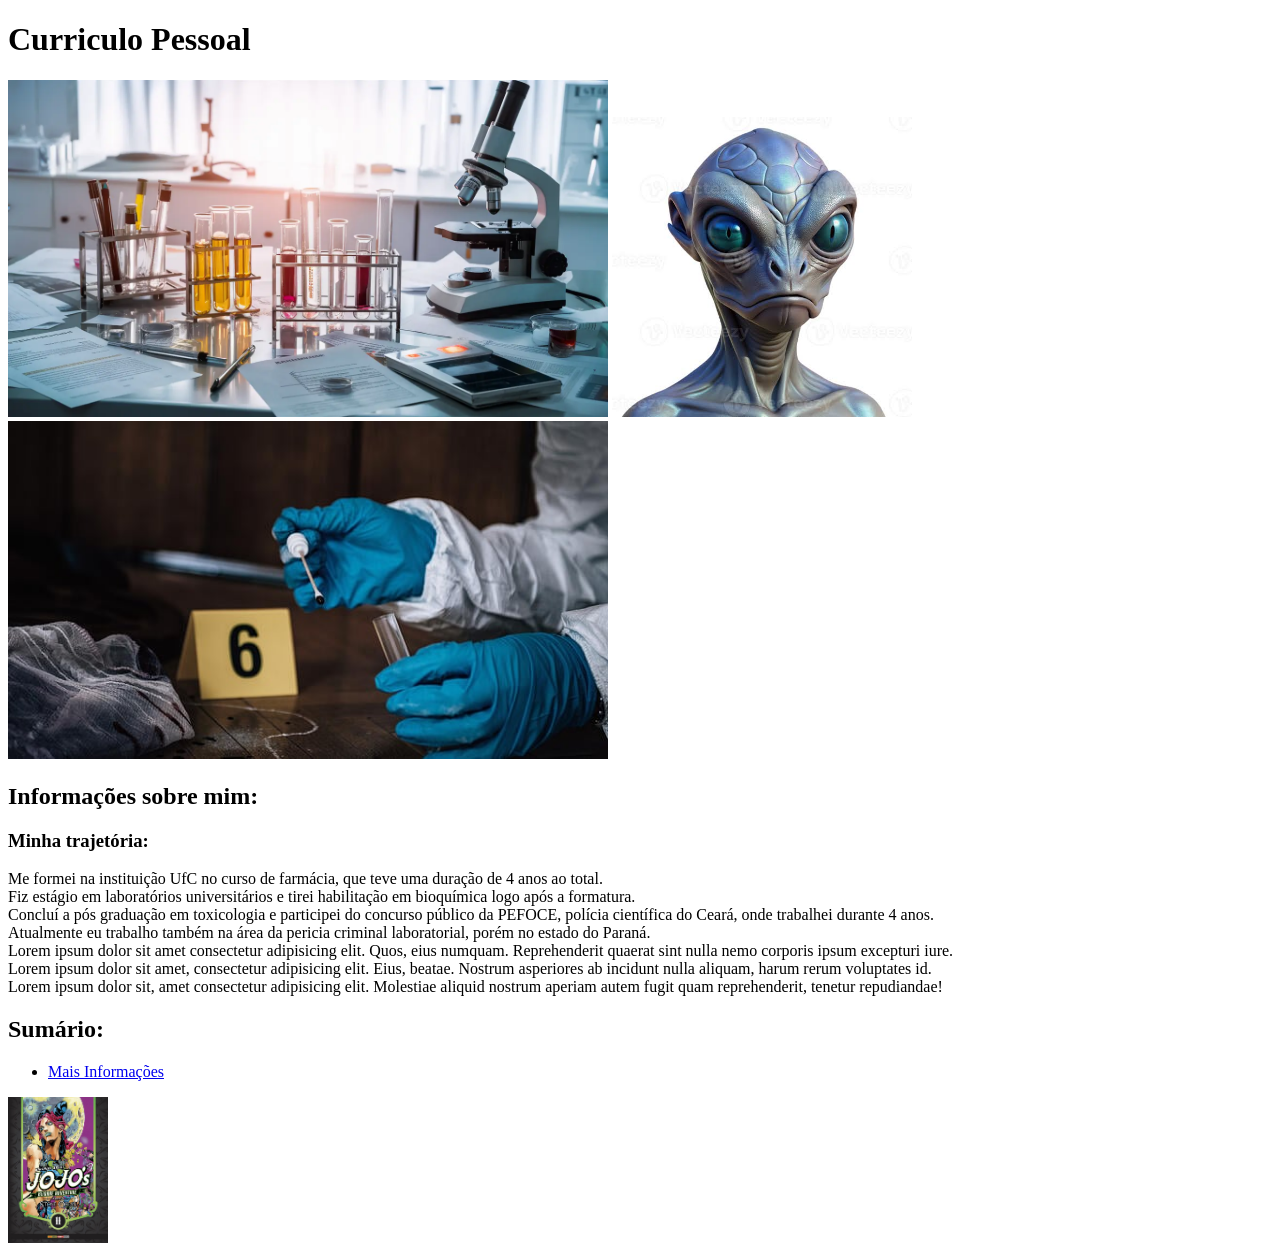
<file: Curriculo/index.html>
<!DOCTYPE html>
<html lang="en">
<head>
    <meta charset="UTF-8">
    <meta name="viewport" content="width=device-width, initial-scale=1.0">
    <title>Curriculo pessoal</title>
</head>
<body>
    <h1> Curriculo Pessoal</h1>  
    <img src="quimicaforense.webp" alt="perfil" width="600">
    <img src="perfil.jpeg" alt="perfil" width="300"> 
    <img src="peritacriminal.jpg" alt="perfil" width="600">  
    
    
    
    <h2> Informações sobre mim:</h2>

    <h3> Minha trajetória:</h3>
    <p> Me formei na instituição UfC no curso de farmácia, que teve uma duração de 4 anos ao total. <br>
        Fiz estágio em laboratórios universitários e tirei habilitação em bioquímica logo após a formatura. <br>
        Concluí a pós graduação em toxicologia e participei do concurso público da PEFOCE, polícia científica do Ceará, onde trabalhei durante 4 anos. <br>
        Atualmente eu trabalho também na área da pericia criminal laboratorial, porém no estado do Paraná. <br>
        Lorem ipsum dolor sit amet consectetur adipisicing elit. Quos, eius numquam. Reprehenderit quaerat sint nulla nemo corporis ipsum excepturi iure. <br>
        Lorem ipsum dolor sit amet, consectetur adipisicing elit. Eius, beatae. Nostrum asperiores ab incidunt nulla aliquam, harum rerum voluptates id. <br>
        Lorem ipsum dolor sit, amet consectetur adipisicing elit. Molestiae aliquid nostrum aperiam autem fugit quam reprehenderit, tenetur repudiandae!<br>
    </p> 


     <h2> Sumário:</h2>

     <ul>
    <li>
        <a href="paginas/pagina1.html"> Mais Informações</a> <br>
    </li>

     </ul>
     <img src="jojo.png" alt="perfil" width="100">  
     


    

     
        
</body>
</html>
</file>
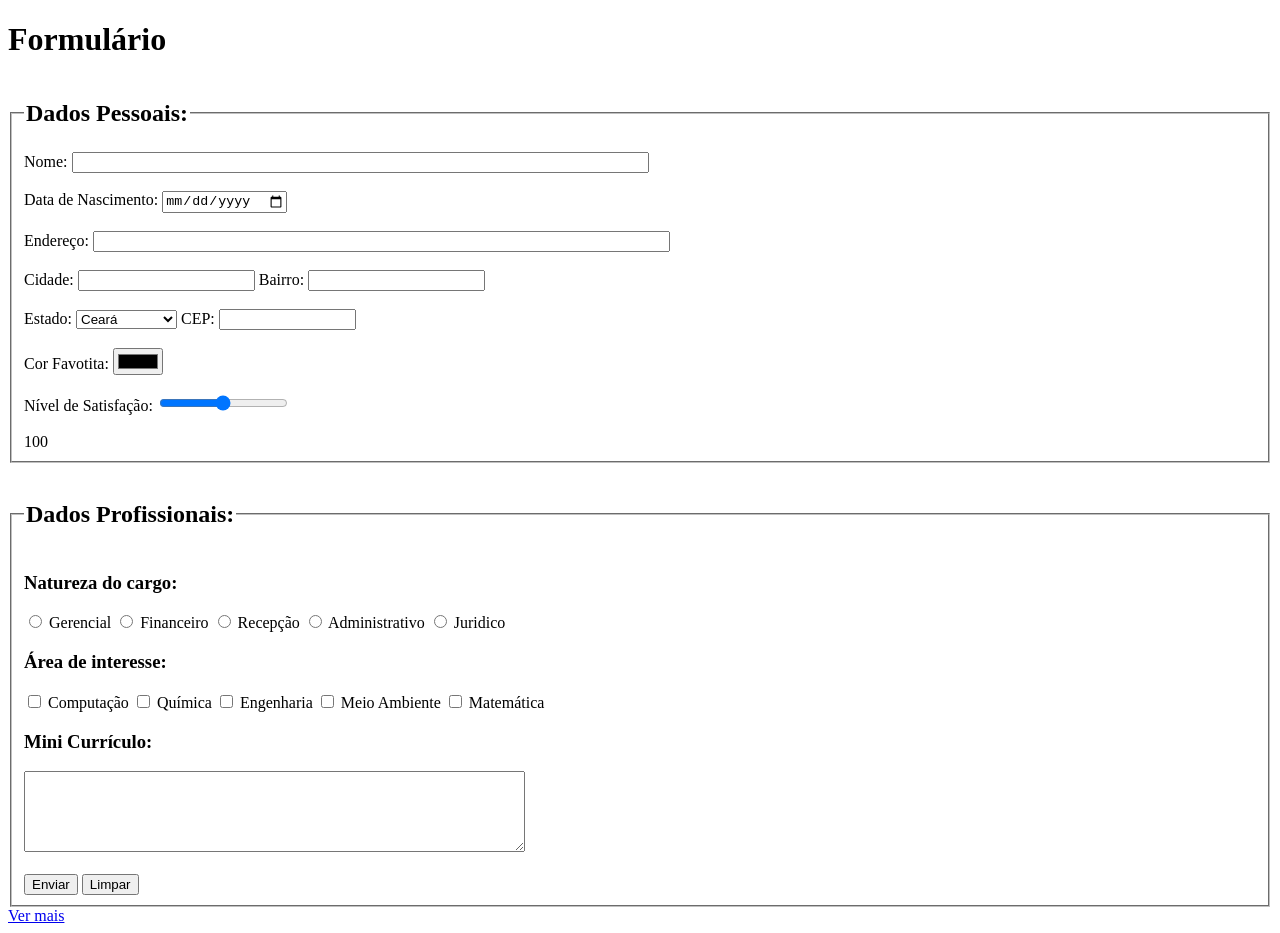
<file: projeto2/index.html>
<!DOCTYPE html>
<html lang="en">
<head>
    <meta charset="UTF-8">
    <meta name="viewport" content="width=device-width, initial-scale=1.0">
    <title>formulario</title>
</head>
<body>
    <form>
    <h1>Formulário</h1>
    <fieldset>
        <legend><h2> Dados Pessoais:</h2></legend> 
        <label>Nome:</label>
       <input type="text" size="70"> <br><br>
       <label>Data de Nascimento:</label> 
       <input type="date"> <br><br>
       <label>Endereço:</label>
       <input type="text" size="70"> <br><br>
       <label>Cidade:</label>
       <input type="text" size="20"> 
       <label>Bairro:</label>
       <input type="text" size="20"> <br><br>
       <label>Estado:</label>
       <select> 
           <option>Ceará</option>
           <option>Minas Gerais</option>
           <option>Pará</option>
       </select> 
        <label>CEP:</label>
       <input type="text" size="15"><br><br>
       <label>Cor Favotita:</label>
       <input type="color"> <br><br>
       <label>Nível de Satisfação:</label>
       <input type="range" min="0" max="100" value="50"> <br><br>  
       <span>100</span>
     </fieldset>
          <br>
          <fieldset>
            <legend> <h2> Dados Profissionais:</h2></legend>
            <h3>Natureza do cargo:</h3> 
            <input type="radio" id="gerencia" name="natureza_cargo" value="Gerencia">
            <label for="gerencial"> Gerencial</label>
            <input type="radio" id="financeiro" name="natureza_cargo" value="Financeiro">
            <label for="financeiro"> Financeiro</label> 
            <input type="radio" id="recepcao" name="natureza_cargo" value="Recepção">  
            <label for="recepcao"> Recepção</label> 
            <input type="radio" id="administrativo" name="natureza_cargo" value="Administrativo">  
            <label for="recepcao"> Administrativo</label> 
            <input type="radio" id="juridico" name="natureza_cargo" value="Juridico">  
            <label for="Juridico"> Juridico</label> 
            
            <h3>Área de interesse:</h3>
            <input type="checkbox"> Computação 
            <input type="checkbox"> Química 
            <input type="checkbox"> Engenharia
            <input type="checkbox"> Meio Ambiente
            <input type="checkbox"> Matemática
        
            <h3>Mini Currículo:</h3>
            <textarea rows="5" cols="60"></textarea>
            <br><br>
            <button type="submit">Enviar</button>
            <button type="reset">Limpar</button> 
        </fieldset>
    </form>
        <a href="paginas/tabela.html"> Ver mais</a>
 </body>
</html>
</file>
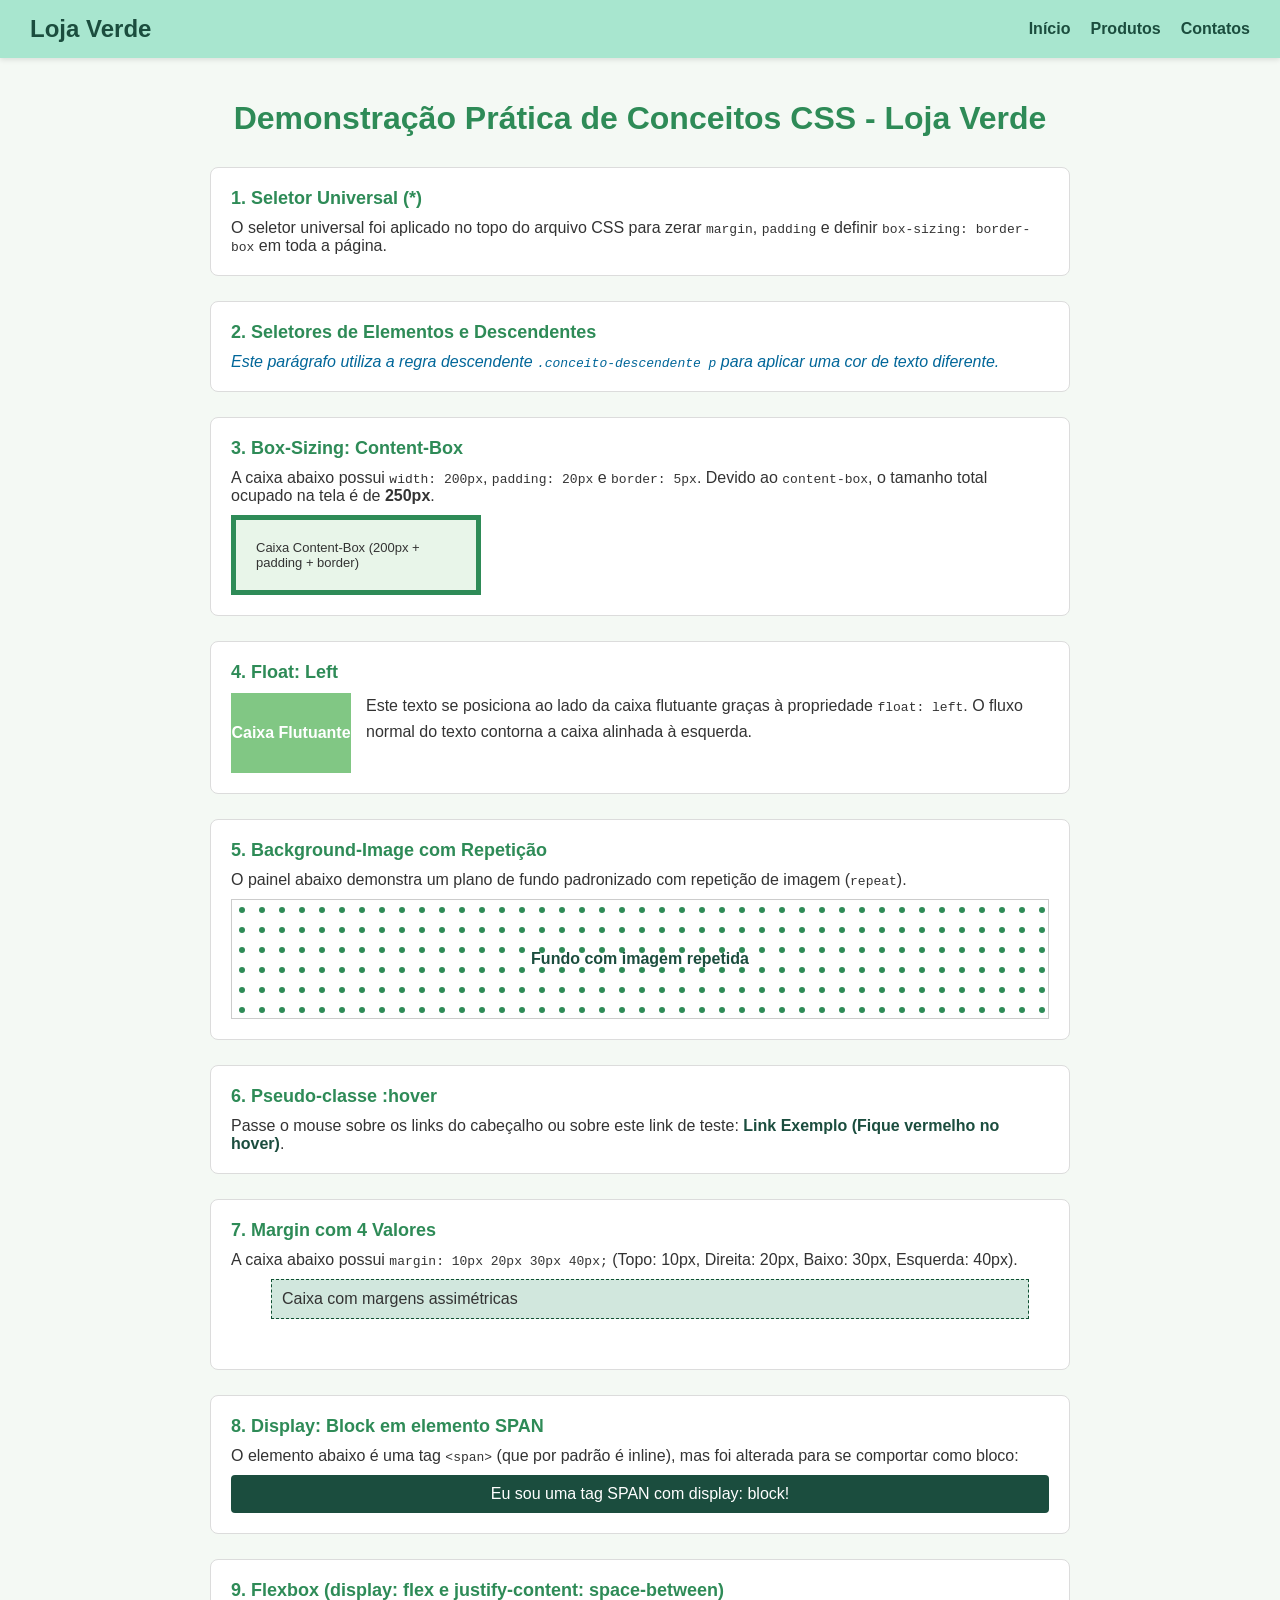
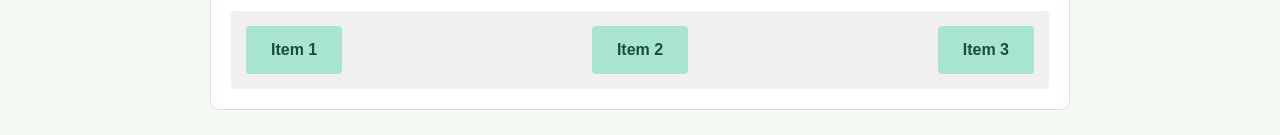
<file: trabalho5/index.html>
<!DOCTYPE html>
<html lang="en">
<head>
    <meta charset="UTF-8">
    <meta name="viewport" content="width=device-width, initial-scale=1.0">
    <title>Document</title>
</head>
<body><!DOCTYPE html>
<html lang="pt-BR">
<head>
    <meta charset="UTF-8">
    <meta name="viewport" content="width=device-width, initial-scale=1.0">
    <title>Loja Verde</title>
    <link rel="stylesheet" href="style.css">
</head>
<body>

    <!-- Conceito 10: Cabeçalho com position: fixed -->
    <header class="cabecalho">
        <div class="logo">Loja Verde</div>
        <nav>
            <ul>
                <!-- Conceito 6: Links com a pseudo-classe :hover -->
                <li><a href="#inicio">Início</a></li>
                <li><a href="#produtos">Produtos</a></li>
                <li><a href="#contatos">Contatos</a></li>
            </ul>
        </nav>
    </header>

    <main class="conteudo-principal">
        <h1>Demonstração Prática de Conceitos CSS - Loja Verde</h1>

        <!-- Conceito 1 -->
        <section class="card">
            <h2>1. Seletor Universal (*)</h2>
            <p>O seletor universal foi aplicado no topo do arquivo CSS para zerar <code>margin</code>, <code>padding</code> e definir <code>box-sizing: border-box</code> em toda a página.</p>
        </section>

        <!-- Conceito 2 -->
        <section class="card conceito-descendente">
            <h2>2. Seletores de Elementos e Descendentes</h2>
            <p>Este parágrafo utiliza a regra descendente <code>.conceito-descendente p</code> para aplicar uma cor de texto diferente.</p>
        </section>

        <!-- Conceito 3 -->
        <section class="card">
            <h2>3. Box-Sizing: Content-Box</h2>
            <p>A caixa abaixo possui <code>width: 200px</code>, <code>padding: 20px</code> e <code>border: 5px</code>. Devido ao <code>content-box</code>, o tamanho total ocupado na tela é de <strong>250px</strong>.</p>
            <div class="caixa-content-box">
                Caixa Content-Box (200px + padding + border)
            </div>
        </section>

        <!-- Conceito 4 -->
        <section class="card clearfix">
            <h2>4. Float: Left</h2>
            <div class="elemento-float">Caixa Flutuante</div>
            <p class="texto-float">
                Este texto se posiciona ao lado da caixa flutuante graças à propriedade <code>float: left</code>. 
                O fluxo normal do texto contorna a caixa alinhada à esquerda.
            </p>
        </section>

        <!-- Conceito 5 -->
        <section class="card">
            <h2>5. Background-Image com Repetição</h2>
            <p>O painel abaixo demonstra um plano de fundo padronizado com repetição de imagem (<code>repeat</code>).</p>
            <div class="bg-repeticao">
                Fundo com imagem repetida
            </div>
        </section>

        <!-- Conceito 6 -->
        <section class="card">
            <h2>6. Pseudo-classe :hover</h2>
            <p>Passe o mouse sobre os links do cabeçalho ou sobre este link de teste: <a href="#">Link Exemplo (Fique vermelho no hover)</a>.</p>
        </section>

        <!-- Conceito 7 -->
        <section class="card">
            <h2>7. Margin com 4 Valores</h2>
            <p>A caixa abaixo possui <code>margin: 10px 20px 30px 40px;</code> (Topo: 10px, Direita: 20px, Baixo: 30px, Esquerda: 40px).</p>
            <div class="caixa-margin-4">
                Caixa com margens assimétricas
            </div>
        </section>

        <!-- Conceito 8 -->
        <section class="card">
            <h2>8. Display: Block em elemento SPAN</h2>
            <p>O elemento abaixo é uma tag <code>&lt;span&gt;</code> (que por padrão é inline), mas foi alterada para se comportar como bloco:</p>
            <span class="span-bloco">Eu sou uma tag SPAN com display: block!</span>
        </section>

        <!-- Conceito 9 -->
        <section class="card">
            <h2>9. Flexbox (display: flex e justify-content: space-between)</h2>
            <div class="conteiner-flex">
                <div class="item-flex">Item 1</div>
                <div class="item-flex">Item 2</div>
                <div class="item-flex">Item 3</div>
            </div>
        </section>
    </main>

</body>
</html>
    
</body>
</html>
</file>
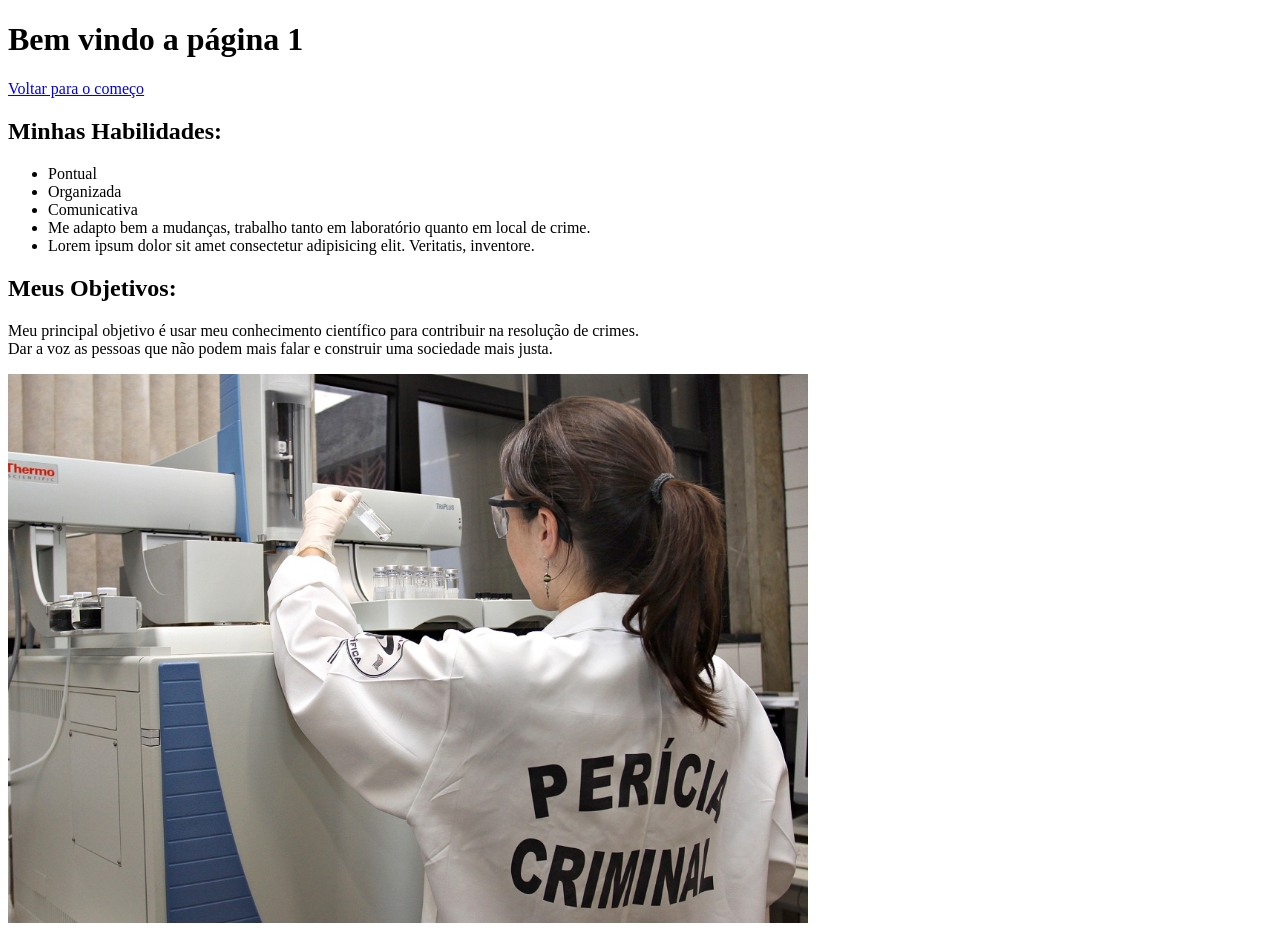
<file: Curriculo/paginas/pagina1.html>
<!DOCTYPE html>
<html lang="en">
<head>
    <meta charset="UTF-8">
    <meta name="viewport" content="width=device-width, initial-scale=1.0">
    <title>Mais Informações</title>
</head>
<body>
    <h1> Bem vindo a página 1</h1>
    <a href="../index.html"> Voltar para o começo</a>
    <h2> Minhas Habilidades:</h2>
    <ul>
        <li> Pontual</li>
        <li> Organizada </li>
        <li> Comunicativa </li>
        <li> Me adapto bem a mudanças, trabalho tanto em laboratório quanto em local de crime.</li>
        <li> Lorem ipsum dolor sit amet consectetur adipisicing elit. Veritatis, inventore.</li>
    </ul>
    <h2> Meus Objetivos:</h2>
    <p> Meu principal objetivo é usar meu conhecimento científico para contribuir na resolução de crimes. <br>
        Dar a voz as pessoas que não podem mais falar e construir uma sociedade mais justa. 
    </p>
    <img src="laboratorio.webp" alt="em trabalho" width="800"> 
    
    
    

</body>
</html>
</file>
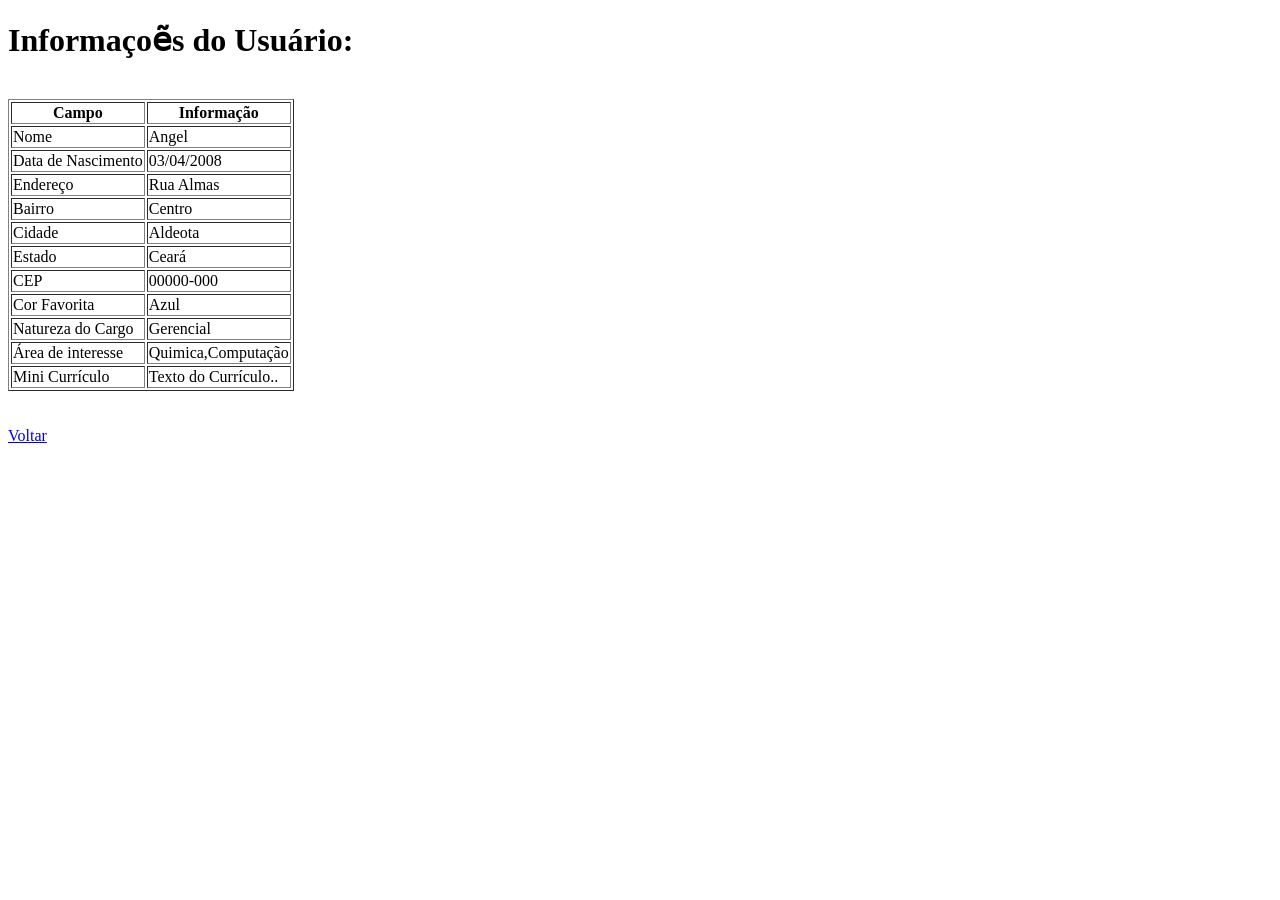
<file: projeto2/paginas/tabela.html>
<!DOCTYPE html>
<html lang="en">
<head>
    <meta charset="UTF-8">
    <meta name="viewport" content="width=device-width, initial-scale=1.0">
    <title>pagina1</title>
</head>

<body>
        <h1>Informaçoẽs do Usuário:</h1>
        <table border="1">   
     <tr>
            <th>Campo</th>
            <th>Informação</th>
    </tr>   
            
        <tr><td>Nome</td><td>Angel</td></tr> <br>
        <tr><td>Data de Nascimento</td><td>03/04/2008</tr></td>
        <tr><td>Endereço</td><td>Rua Almas</td></tr> 
        <tr><td>Bairro</td><td>Centro </td></tr>
        <tr><td>Cidade</td><td>Aldeota</td></tr>
        <tr><td>Estado</td><td>Ceará</td></tr>
        <tr><td>CEP</td><td>00000-000</td></tr>
        <tr><td>Cor Favorita</td><td>Azul</td></tr>
        <tr><td>Natureza do Cargo</td><td>Gerencial</td></tr>
        <tr><td>Área de interesse</td><td>Quimica,Computação</td></tr>
        <tr><td>Mini Currículo</td><td>Texto do Currículo..</td></tr></table>

    </table>
    <br> <br>
    <a href="../index.html">Voltar</a>
    </body>
            

</html>
</file>
<file: trabalho5/style.css>
/* ==========================================================================
   CONCEITO 1: Seletor universal (*) zerando margin, padding e box-sizing
   ========================================================================== */
* {
    margin: 0;
    padding: 0;
    box-sizing: border-box;
}

body {
    font-family: Arial, sans-serif;
    background-color: #f4f9f4;
    color: #333;
    padding-top: 80px; /* Espaço para o cabeçalho fixo não cobrir o conteúdo */
}

/* ==========================================================================
   CONCEITO 10: position: fixed (Cabeçalho fixo verde-claro no topo)
   ========================================================================== */
.cabecalho {
    position: fixed;
    top: 0;
    left: 0;
    width: 100%;
    background-color: #a8e6cf; /* Verde-claro */
    padding: 15px 30px;
    display: flex;
    justify-content: space-between;
    align-items: center;
    box-shadow: 0 2px 5px rgba(0,0,0,0.1);
    z-index: 1000;
}

.cabecalho .logo {
    font-size: 24px;
    font-weight: bold;
    color: #1b4d3e;
}

.cabecalho nav ul {
    list-style: none;
    display: flex;
    gap: 20px;
}

/* ==========================================================================
   CONCEITO 6: Pseudo-classe :hover alterando a cor do link para vermelho
   ========================================================================== */
a {
    text-decoration: none;
    color: #1b4d3e;
    font-weight: bold;
    transition: color 0.3s ease;
}

a:hover {
    color: red; /* Fica vermelho ao passar o mouse */
}

/* Layout Geral */
.conteudo-principal {
    max-width: 900px;
    margin: 20px auto;
    padding: 0 20px;
}

h1 {
    text-align: center;
    color: #2e8b57;
    margin-bottom: 30px;
}

.card {
    background: #ffffff;
    border: 1px solid #dcdcdc;
    border-radius: 8px;
    padding: 20px;
    margin-bottom: 25px;
}

.card h2 {
    color: #2e8b57;
    margin-bottom: 10px;
    font-size: 18px;
}

/* ==========================================================================
   CONCEITO 2: Seletores de elementos e seletores descendentes
   ========================================================================== */
/* Seletor do container: .conceito-descendente */
/* Seletor descendente: seleciona apenas a tag 'p' dentro de '.conceito-descendente' */
.conceito-descendente p {
    color: #006699;
    font-style: italic;
}

/* ==========================================================================
   CONCEITO 3: box-sizing: content-box (width: 200px, padding: 20px, border: 5px)
   ========================================================================== */
.caixa-content-box {
    box-sizing: content-box;
    width: 200px;
    padding: 20px;
    border: 5px solid #2e8b57;
    background-color: #e8f5e9;
    margin-top: 10px;
    font-size: 13px;
}

/* ==========================================================================
   CONCEITO 4: float: left com texto ao lado
   ========================================================================== */
.elemento-float {
    float: left;
    width: 120px;
    height: 80px;
    background-color: #81c784;
    color: white;
    text-align: center;
    line-height: 80px;
    margin-right: 15px;
    font-weight: bold;
}

.texto-float {
    line-height: 1.6;
}

/* Limpeza do Float */
.clearfix::after {
    content: "";
    display: table;
    clear: both;
}

/* ==========================================================================
   CONCEITO 5: background-image com repetição de imagem
   ========================================================================== */
.bg-repeticao {
    height: 120px;
    /* SVG simples embutido em Data URI para funcionar diretamente */
    background-image: url('data:image/svg+xml,<svg xmlns="http://www.w3.org/2000/svg" width="20" height="20" viewBox="0 0 20 20"><circle cx="10" cy="10" r="3" fill="%232e8b57"/></svg>');
    background-repeat: repeat; /* Repete a imagem */
    border: 1px solid #ccc;
    display: flex;
    align-items: center;
    justify-content: center;
    font-weight: bold;
    color: #1b4d3e;
    margin-top: 10px;
}

/* ==========================================================================
   CONCEITO 7: Margin com 4 valores (10px 20px 30px 40px)
   ========================================================================== */
.caixa-margin-4 {
    background-color: #d1e7dd;
    border: 1px dashed #0f5132;
    padding: 10px;
    /* Ordem: Topo (10px), Direita (20px), Baixo (30px), Esquerda (40px) */
    margin: 10px 20px 30px 40px;
}

/* ==========================================================================
   CONCEITO 8: display: block aplicado a um elemento SPAN
   ========================================================================== */
.span-bloco {
    display: block;
    background-color: #1b4d3e;
    color: white;
    padding: 10px;
    margin-top: 10px;
    border-radius: 4px;
    text-align: center;
}

/* ==========================================================================
   CONCEITO 9: flexbox (display: flex e justify-content: space-between)
   ========================================================================== */
.conteiner-flex {
    display: flex;
    justify-content: space-between;
    background-color: #f0f0f0;
    padding: 15px;
    border-radius: 4px;
}

.item-flex {
    background-color: #a8e6cf;
    padding: 15px 25px;
    border-radius: 4px;
    font-weight: bold;
    color: #1b4d3e;
}
</file>
